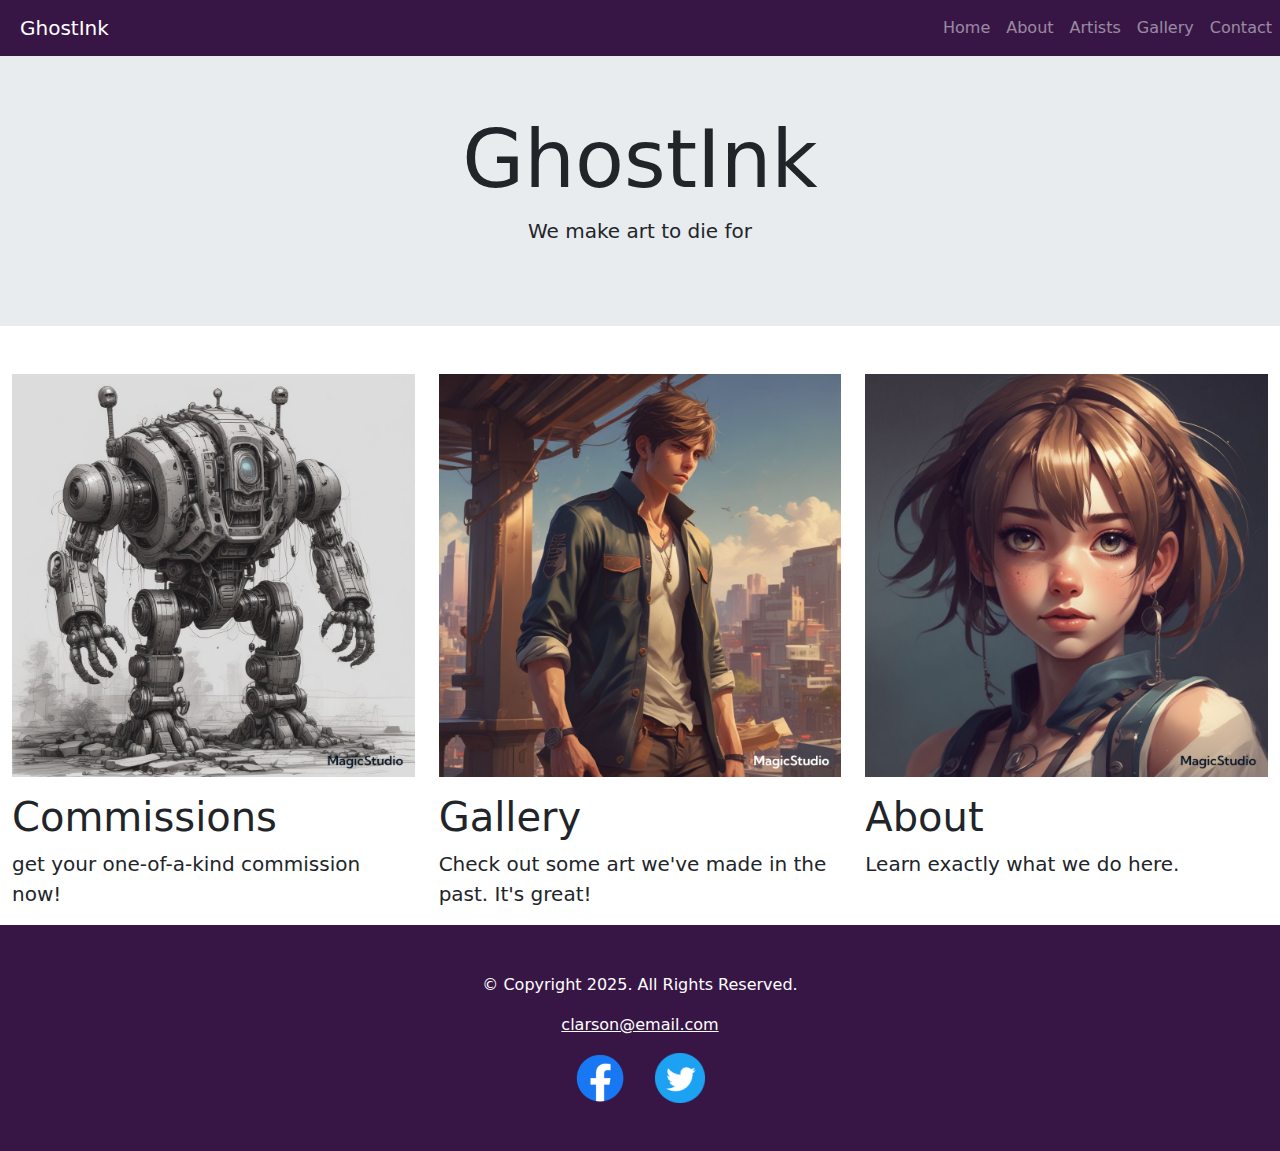
<file: index.html>
<!-- Author: Carter Larson
	 Date: 5/26/25
	 File Name: index.html
-->

<!doctype html>
<html lang="en">
  <head>
    <!-- Required meta tags -->
    <meta charset="utf-8">
    <meta name="viewport" content="width=device-width, initial-scale=1, shrink-to-fit=no">
	
	<!-- Favicon -->
    <link rel="shortcut icon" href="images/letter-C.png">
	<link rel="icon" type="image/png" sizes="32x32" href="images/letter-C-32.png">
    <link rel="apple-touch-icon" sizes="180x180" href="images/apple-touch-icon.png">
	<link rel="icon" sizes="192x192" href="images/android-chrome-192.png">

    <!-- Bootstrap CSS -->
    <link rel="stylesheet" href="https://cdn.jsdelivr.net/npm/bootstrap@4.4.1/dist/css/bootstrap.min.css" integrity="sha384-Vkoo8x4CGsO3+Hhxv8T/Q5PaXtkKtu6ug5TOeNV6gBiFeWPGFN9MuhOf23Q9Ifjh" crossorigin="anonymous">

    <title>GhostInk | Home</title>
	
	<!-- My Style Sheet -->
	<link rel="stylesheet" href="css/styles.css">
	
  </head>
  <body><!-- Bootstrap Navigation bar -->
   <nav class="navbar navbar-expand-sm navbar-dark bg-purple fixed-top">
    
        <a class="navbar-brand" href="index.html">GhostInk</a>
        
        <!-- Hamburger menu icon -->
        <button class="navbar-toggler" type="button" data-toggle="collapse" data-target="#navbarResponsive" aria-controls="navbarResponsive" aria-expanded="false" aria-label="Toggle navigation">
            <span class="navbar-toggler-icon"></span>
        </button>
        
        <!-- Navbar links -->
        <div class="collapse navbar-collapse" id="navbarResponsive">
            <ul class="navbar-nav ml-auto">
                <li class="nav-item">
                    <a class="nav-link" href="index.html">Home</a>
                </li>
                <li class="nav-item">
                    <a class="nav-link" href="about.html">About</a>
                </li>
                <li class="nav-item">
                    <a class="nav-link" href="artists.html">Artists</a>
                </li>
				<li class="nav-item">
                    <a class="nav-link" href="gallery.html">Gallery</a>
                </li>
                <li class="nav-item">
                    <a class="nav-link" href="contact.html">Contact</a>
                </li>
              </ul>
        </div>

    </nav>
    <!-- Header -->
    <header class="jumbotron jumbotron-fluid text-center mt-5">
      <div class="container">
        <h1 class="display-1">GhostInk</h1>
        <p class="lead">We make art to die for</p>
      </div>
    </header>
	
	<main class="container-fluid mt-5">
	
		<div class="row">
		
			<div class="col-sm-4">
				<figure>
					<a href="contact.html"><img src="images/robot.jpg" alt="beuatiful commissioned art" class="img-fluid"></a>
				</figure>
				<h1>Commissions</h1>
				<p class="lead">get your one-of-a-kind commission now!</p>
			</div>
			<div class="col-sm-4">
				<figure>
					<a href="gallery.html"><img src="images/guy-design.jpg" alt="sample of our art" class="img-fluid"></a>
				</figure>
				<h1>Gallery</h1>
				<p class="lead">Check out some art we've made in the past. It's great!</p>
			</div>
			<div class="col-sm-4">
				<figure>
					<a href="about.html"><img src="images/face.jpg" alt="Our wonderful crew" class="img-fluid"></a>
				</figure>
				<h1>About</h1>
				<p class="lead">Learn exactly what we do here.</p>
				<p></p>
			</div>
	
		</div>
	
	</main>
            
    <!-- Footer -->
    <footer class="jumbotron-fluid text-center bg-purple p-5">
       
        <div class="container text-white">
            <p>&copy; Copyright 2025. All Rights Reserved.</p>
            <p><a href="mailto:1234567890" class="text-white">clarson@email.com</a></p>
            <a href="https://www.facebook.com" target="_blank"><img src="images/facebook-logo.png" alt="Facebook logo" class="pr-4"></a> 
            <a href="https://twitter.com" target="_blank"><img src="images/twitter-logo.png" alt="Twitter logo"></a> 
        </div>
        
    </footer>  

    <!-- Optional JavaScript -->
    <!-- jQuery first, then Popper.js, then Bootstrap JS -->
    <script src="https://code.jquery.com/jquery-3.4.1.slim.min.js" integrity="sha384-J6qa4849blE2+poT4WnyKhv5vZF5SrPo0iEjwBvKU7imGFAV0wwj1yYfoRSJoZ+n" crossorigin="anonymous"></script>
    <script src="https://cdn.jsdelivr.net/npm/popper.js@1.16.0/dist/umd/popper.min.js" integrity="sha384-Q6E9RHvbIyZFJoft+2mJbHaEWldlvI9IOYy5n3zV9zzTtmI3UksdQRVvoxMfooAo" crossorigin="anonymous"></script>
    <script src="https://cdn.jsdelivr.net/npm/bootstrap@4.4.1/dist/js/bootstrap.min.js" integrity="sha384-wfSDF2E50Y2D1uUdj0O3uMBJnjuUD4Ih7YwaYd1iqfktj0Uod8GCExl3Og8ifwB6" crossorigin="anonymous"></script>
  </body>
</html>
</file>
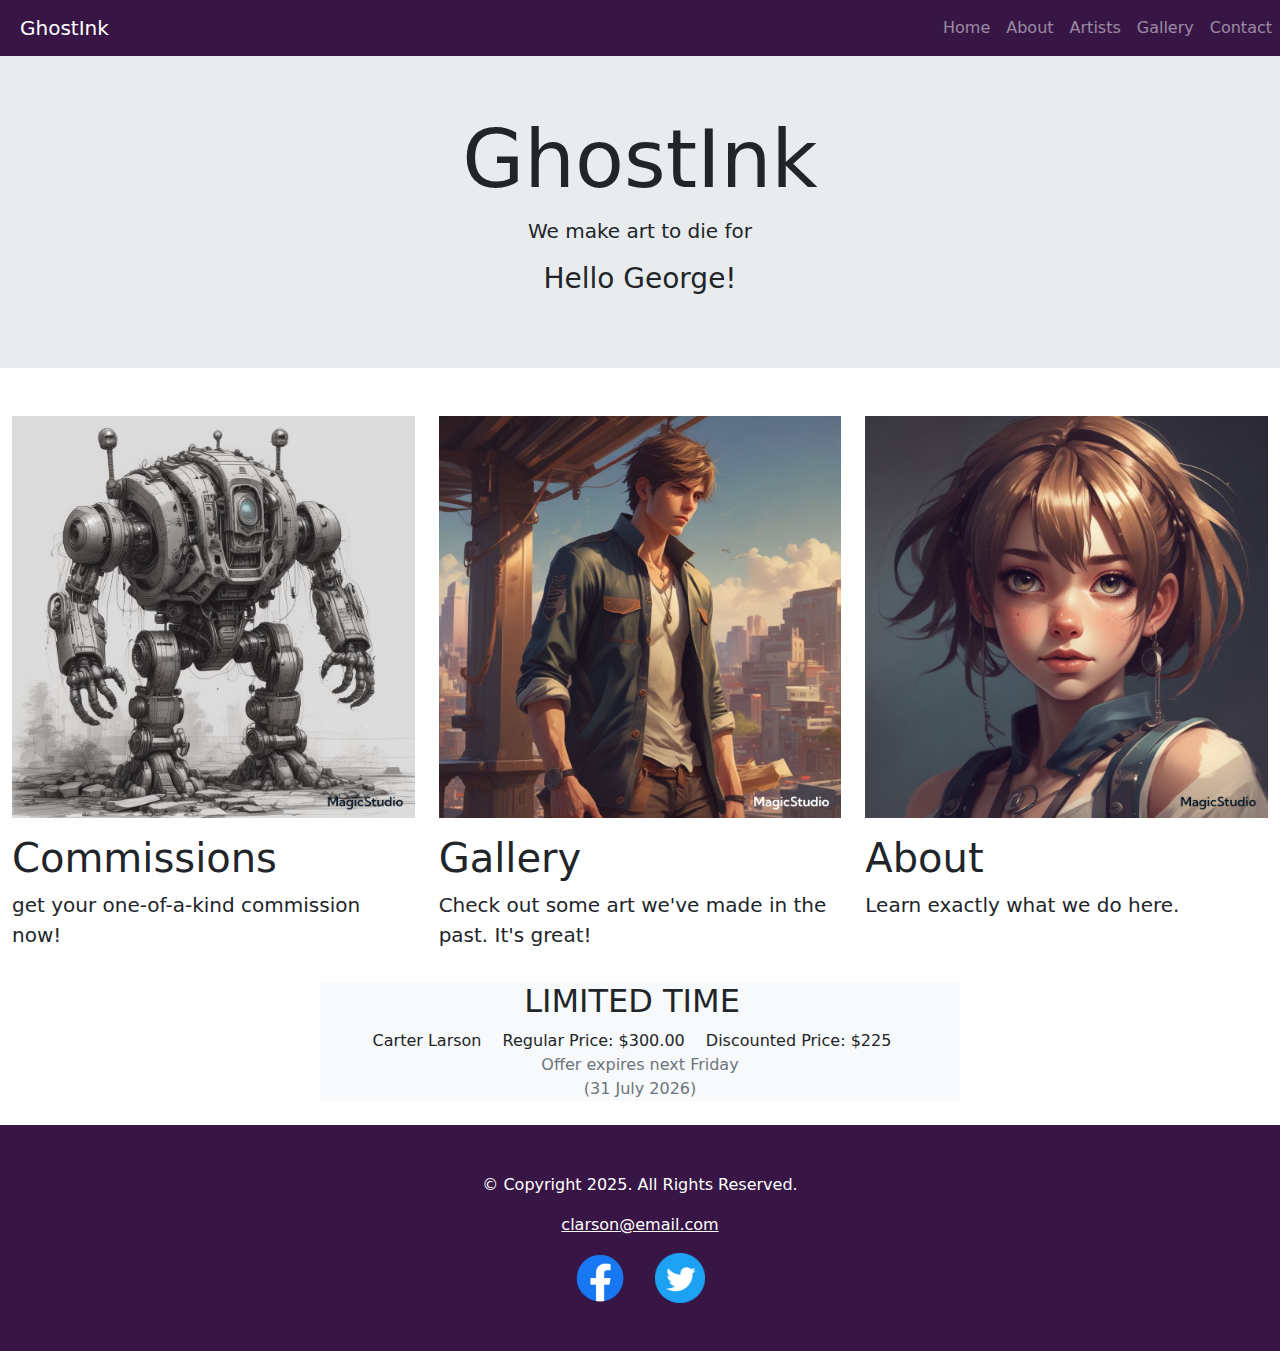
<file: docs/index.html>
<!-- Author: Carter Larson
	 Date: 5/26/25
	 File Name: index.html
-->

<!doctype html>
<html lang="en">
  <head>
    <!-- Required meta tags -->
    <meta charset="utf-8">
    <meta name="viewport" content="width=device-width, initial-scale=1, shrink-to-fit=no">
	
	<!-- Favicon -->
    <link rel="shortcut icon" href="images/letter-C.png">
	<link rel="icon" type="image/png" sizes="32x32" href="images/letter-C-32.png">
    <link rel="apple-touch-icon" sizes="180x180" href="images/apple-touch-icon.png">
	<link rel="icon" sizes="192x192" href="images/android-chrome-192.png">

    <!-- Bootstrap CSS -->
    <link rel="stylesheet" href="https://cdn.jsdelivr.net/npm/bootstrap@4.4.1/dist/css/bootstrap.min.css" integrity="sha384-Vkoo8x4CGsO3+Hhxv8T/Q5PaXtkKtu6ug5TOeNV6gBiFeWPGFN9MuhOf23Q9Ifjh" crossorigin="anonymous">

    <title>GhostInk | Home</title>
	
	<!-- My Style Sheet -->
	<link rel="stylesheet" href="css/styles.css">
	
  </head>
  <body><!-- Bootstrap Navigation bar -->
   <nav class="navbar navbar-expand-sm navbar-dark bg-purple fixed-top">
    
        <a class="navbar-brand" href="index.html">GhostInk</a>
        
        <!-- Hamburger menu icon -->
        <button class="navbar-toggler" type="button" data-toggle="collapse" data-target="#navbarResponsive" aria-controls="navbarResponsive" aria-expanded="false" aria-label="Toggle navigation">
            <span class="navbar-toggler-icon"></span>
        </button>
        
        <!-- Navbar links -->
        <div class="collapse navbar-collapse" id="navbarResponsive">
            <ul class="navbar-nav ml-auto">
                <li class="nav-item">
                    <a class="nav-link" href="index.html">Home</a>
                </li>
                <li class="nav-item">
                    <a class="nav-link" href="about.html">About</a>
                </li>
                <li class="nav-item">
                    <a class="nav-link" href="artists.html">Artists</a>
                </li>
				<li class="nav-item">
                    <a class="nav-link" href="gallery.html">Gallery</a>
                </li>
                <li class="nav-item">
                    <a class="nav-link" href="contact.html">Contact</a>
                </li>
              </ul>
        </div>

    </nav>
    <!-- Header -->
    <header class="jumbotron jumbotron-fluid text-center mt-5">
      <div class="container">
        <h1 class="display-1">GhostInk</h1>
        <p class="lead">We make art to die for</p>
      </div>
	  <h3 id="welcome"></h3>
    </header>
	
	<main class="container-fluid mt-5">
	
		<div class="row">
		
			<div class="col-sm-4">
				<figure>
					<a href="contact.html"><img src="images/robot.jpg" alt="beuatiful commissioned art of a robot" class="img-fluid"></a>
				</figure>
				<h1>Commissions</h1>
				<p class="lead">get your one-of-a-kind commission now!</p>
				
			</div>
			<div class="col-sm-4">
				<figure>
					<a href="gallery.html"><img src="images/guy-design.jpg" alt="sample of our art" class="img-fluid"></a>
				</figure>
				<h1>Gallery</h1>
				<p class="lead">Check out some art we've made in the past. It's great!</p>
			</div>
			<div class="col-sm-4">
				<figure>
					<a href="about.html"><img src="images/face.jpg" alt="Our wonderful crew" class="img-fluid"></a>
				</figure>
				<h1>About</h1>
				<p class="lead">Learn exactly what we do here.</p>
				<p></p>
			</div>
				
		</div>
		<div class="row">
			<div class="text-center mx-auto w-50 bg-light justify-content-center align-items-center flex-wrap mb-4 mt-3">
				<div>
					<h2 class="mr-3">LIMITED TIME</h2>
					<span id="artistName" class="mr-3"></span>
					<span id="price" class="mr-3"></span>
					<span id="offerPrice" class="mr-3"></span>	
				</div>
				<span id="offerEnds" class="mb-0 text-muted"></span>
			</div>
		</div>
	</main>
            
    <!-- Footer -->
    <footer class="jumbotron-fluid text-center bg-purple p-5">
       
        <div class="container text-white">
            <p>&copy; Copyright 2025. All Rights Reserved.</p>
            <p><a href="mailto:1234567890" class="text-white">clarson@email.com</a></p>
            <a href="https://www.facebook.com" target="_blank"><img src="images/facebook-logo.png" alt="Facebook logo" class="pr-4"></a> 
            <a href="https://twitter.com" target="_blank"><img src="images/twitter-logo.png" alt="Twitter logo"></a> 
        </div>
        
    </footer>  

    <!-- Optional JavaScript -->
	<script src="js/greeting.js"></script>
    <!-- jQuery first, then Popper.js, then Bootstrap JS -->
    <script src="https://code.jquery.com/jquery-3.4.1.slim.min.js" integrity="sha384-J6qa4849blE2+poT4WnyKhv5vZF5SrPo0iEjwBvKU7imGFAV0wwj1yYfoRSJoZ+n" crossorigin="anonymous"></script>
    <script src="https://cdn.jsdelivr.net/npm/popper.js@1.16.0/dist/umd/popper.min.js" integrity="sha384-Q6E9RHvbIyZFJoft+2mJbHaEWldlvI9IOYy5n3zV9zzTtmI3UksdQRVvoxMfooAo" crossorigin="anonymous"></script>
    <script src="https://cdn.jsdelivr.net/npm/bootstrap@4.4.1/dist/js/bootstrap.min.js" integrity="sha384-wfSDF2E50Y2D1uUdj0O3uMBJnjuUD4Ih7YwaYd1iqfktj0Uod8GCExl3Og8ifwB6" crossorigin="anonymous"></script>
  </body>
</html>
</file>
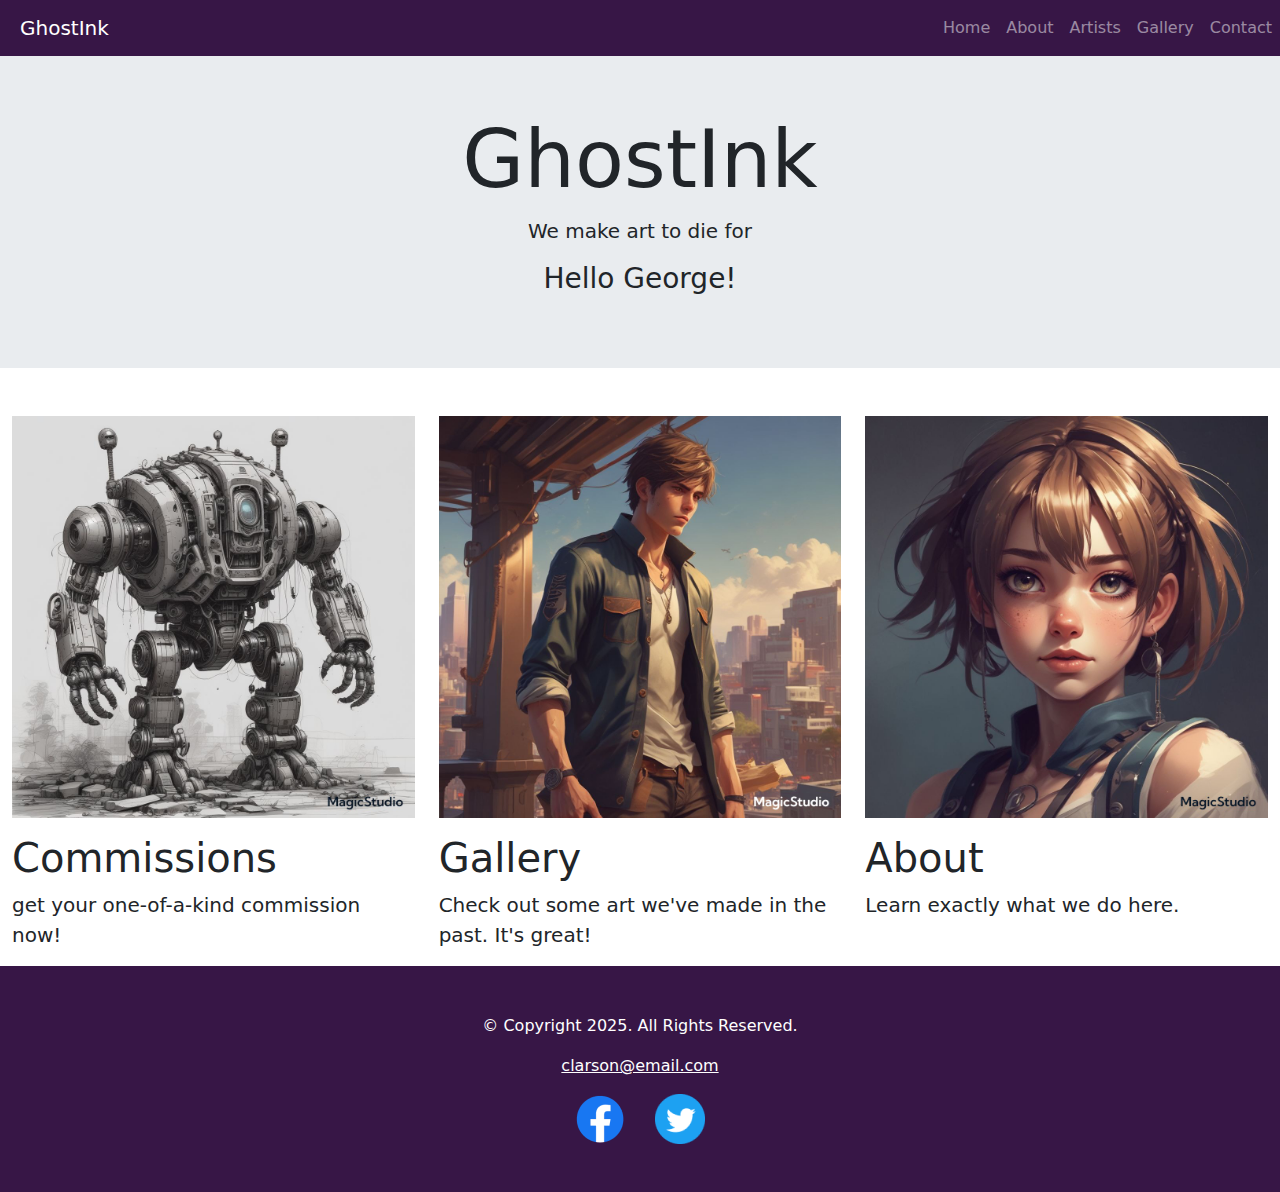
<file: GhostInk/index.html>
<!-- Author: Carter Larson
	 Date: 5/26/25
	 File Name: index.html
-->

<!doctype html>
<html lang="en">
  <head>
    <!-- Required meta tags -->
    <meta charset="utf-8">
    <meta name="viewport" content="width=device-width, initial-scale=1, shrink-to-fit=no">
	
	<!-- Favicon -->
    <link rel="shortcut icon" href="images/letter-C.png">
	<link rel="icon" type="image/png" sizes="32x32" href="images/letter-C-32.png">
    <link rel="apple-touch-icon" sizes="180x180" href="images/apple-touch-icon.png">
	<link rel="icon" sizes="192x192" href="images/android-chrome-192.png">

    <!-- Bootstrap CSS -->
    <link rel="stylesheet" href="https://cdn.jsdelivr.net/npm/bootstrap@4.4.1/dist/css/bootstrap.min.css" integrity="sha384-Vkoo8x4CGsO3+Hhxv8T/Q5PaXtkKtu6ug5TOeNV6gBiFeWPGFN9MuhOf23Q9Ifjh" crossorigin="anonymous">

    <title>GhostInk | Home</title>
	
	<!-- My Style Sheet -->
	<link rel="stylesheet" href="css/styles.css">
	
  </head>
  <body><!-- Bootstrap Navigation bar -->
   <nav class="navbar navbar-expand-sm navbar-dark bg-purple fixed-top">
    
        <a class="navbar-brand" href="index.html">GhostInk</a>
        
        <!-- Hamburger menu icon -->
        <button class="navbar-toggler" type="button" data-toggle="collapse" data-target="#navbarResponsive" aria-controls="navbarResponsive" aria-expanded="false" aria-label="Toggle navigation">
            <span class="navbar-toggler-icon"></span>
        </button>
        
        <!-- Navbar links -->
        <div class="collapse navbar-collapse" id="navbarResponsive">
            <ul class="navbar-nav ml-auto">
                <li class="nav-item">
                    <a class="nav-link" href="index.html">Home</a>
                </li>
                <li class="nav-item">
                    <a class="nav-link" href="about.html">About</a>
                </li>
                <li class="nav-item">
                    <a class="nav-link" href="artists.html">Artists</a>
                </li>
				<li class="nav-item">
                    <a class="nav-link" href="gallery.html">Gallery</a>
                </li>
                <li class="nav-item">
                    <a class="nav-link" href="contact.html">Contact</a>
                </li>
              </ul>
        </div>

    </nav>
    <!-- Header -->
    <header class="jumbotron jumbotron-fluid text-center mt-5">
      <div class="container">
        <h1 class="display-1">GhostInk</h1>
        <p class="lead">We make art to die for</p>
      </div>
	  <h3 id="welcome">Hello!</h3>
    </header>
	
	<main class="container-fluid mt-5">
	
		<div class="row">
		
			<div class="col-sm-4">
				<figure>
					<a href="contact.html"><img src="images/robot.jpg" alt="beuatiful commissioned art" class="img-fluid"></a>
				</figure>
				<h1>Commissions</h1>
				<p class="lead">get your one-of-a-kind commission now!</p>
			</div>
			<div class="col-sm-4">
				<figure>
					<a href="gallery.html"><img src="images/guy-design.jpg" alt="sample of our art" class="img-fluid"></a>
				</figure>
				<h1>Gallery</h1>
				<p class="lead">Check out some art we've made in the past. It's great!</p>
			</div>
			<div class="col-sm-4">
				<figure>
					<a href="about.html"><img src="images/face.jpg" alt="Our wonderful crew" class="img-fluid"></a>
				</figure>
				<h1>About</h1>
				<p class="lead">Learn exactly what we do here.</p>
				<p></p>
			</div>
	
		</div>
	
	</main>
            
    <!-- Footer -->
    <footer class="jumbotron-fluid text-center bg-purple p-5">
       
        <div class="container text-white">
            <p>&copy; Copyright 2025. All Rights Reserved.</p>
            <p><a href="mailto:1234567890" class="text-white">clarson@email.com</a></p>
            <a href="https://www.facebook.com" target="_blank"><img src="images/facebook-logo.png" alt="Facebook logo" class="pr-4"></a> 
            <a href="https://twitter.com" target="_blank"><img src="images/twitter-logo.png" alt="Twitter logo"></a> 
        </div>
        
    </footer>  

    <!-- Optional JavaScript -->
	<script src="js/greeting.js"></script>
    <!-- jQuery first, then Popper.js, then Bootstrap JS -->
    <script src="https://code.jquery.com/jquery-3.4.1.slim.min.js" integrity="sha384-J6qa4849blE2+poT4WnyKhv5vZF5SrPo0iEjwBvKU7imGFAV0wwj1yYfoRSJoZ+n" crossorigin="anonymous"></script>
    <script src="https://cdn.jsdelivr.net/npm/popper.js@1.16.0/dist/umd/popper.min.js" integrity="sha384-Q6E9RHvbIyZFJoft+2mJbHaEWldlvI9IOYy5n3zV9zzTtmI3UksdQRVvoxMfooAo" crossorigin="anonymous"></script>
    <script src="https://cdn.jsdelivr.net/npm/bootstrap@4.4.1/dist/js/bootstrap.min.js" integrity="sha384-wfSDF2E50Y2D1uUdj0O3uMBJnjuUD4Ih7YwaYd1iqfktj0Uod8GCExl3Og8ifwB6" crossorigin="anonymous"></script>
  </body>
</html>
</file>
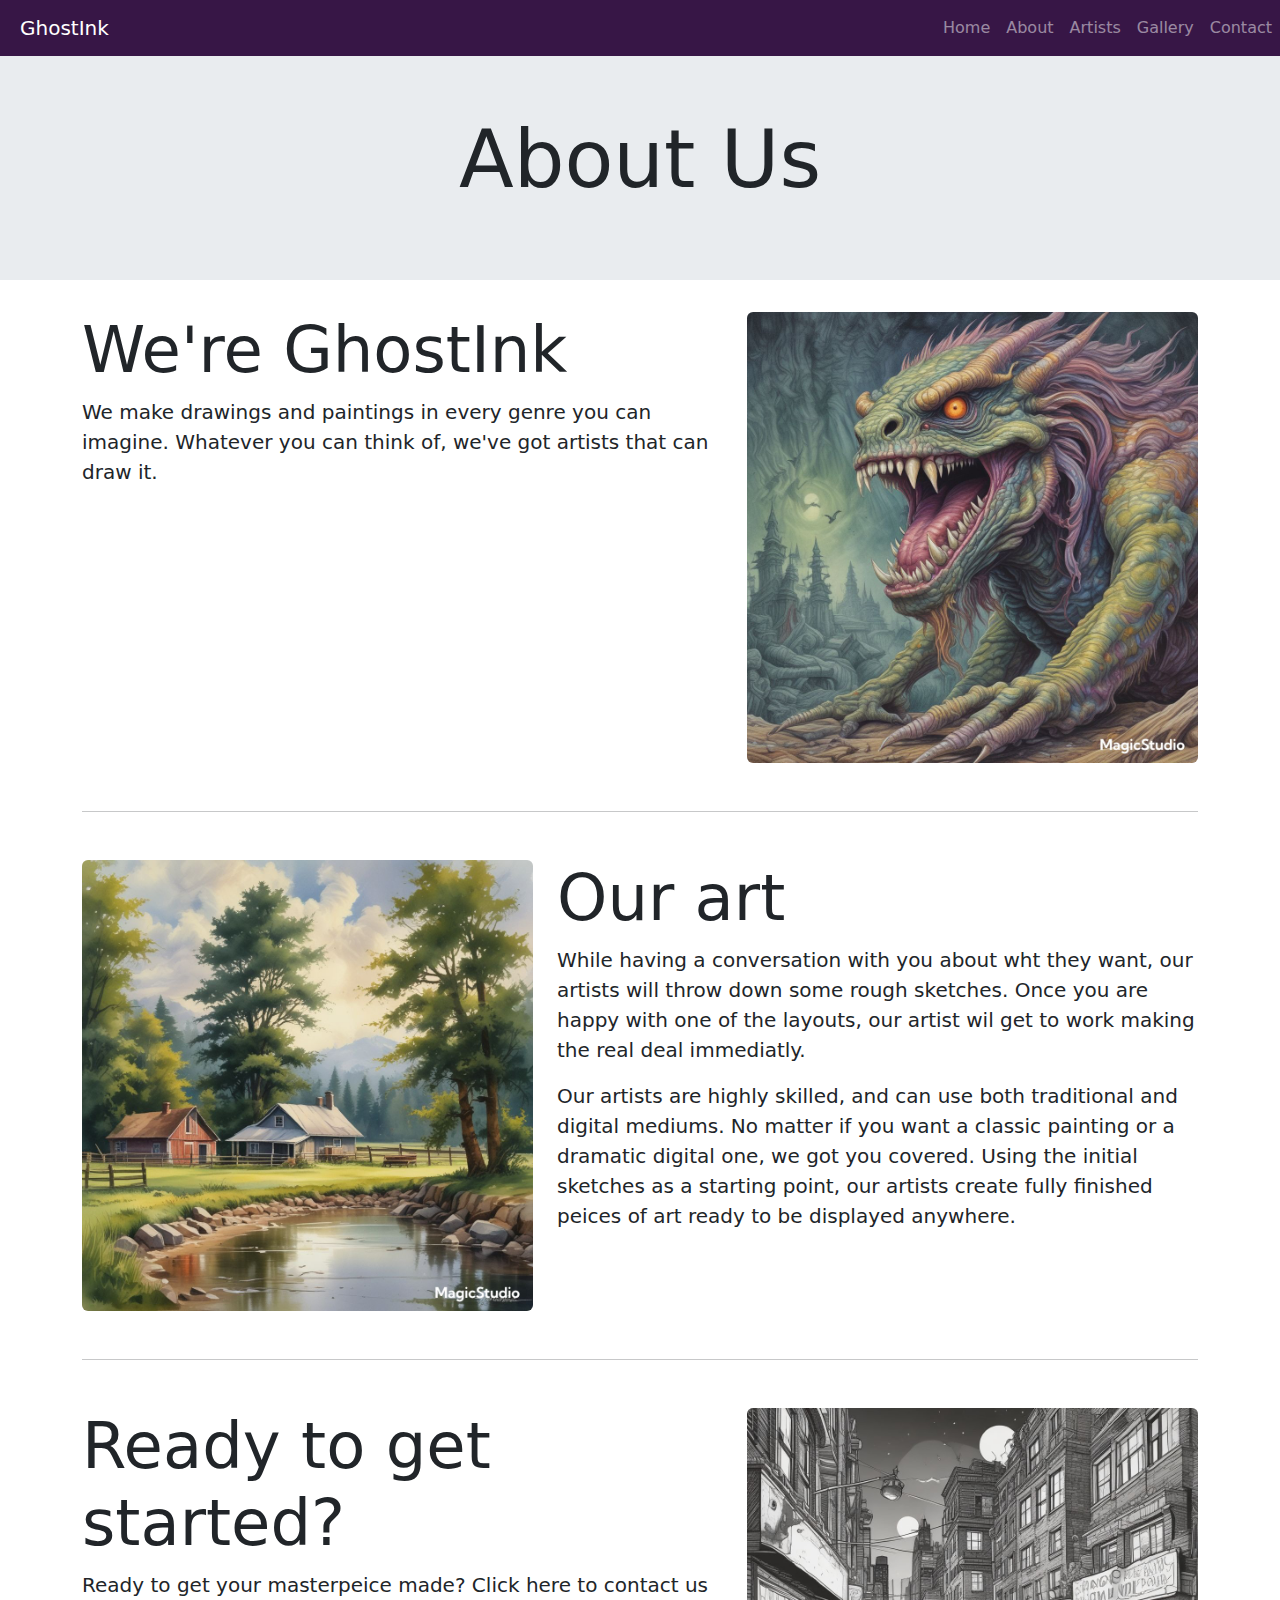
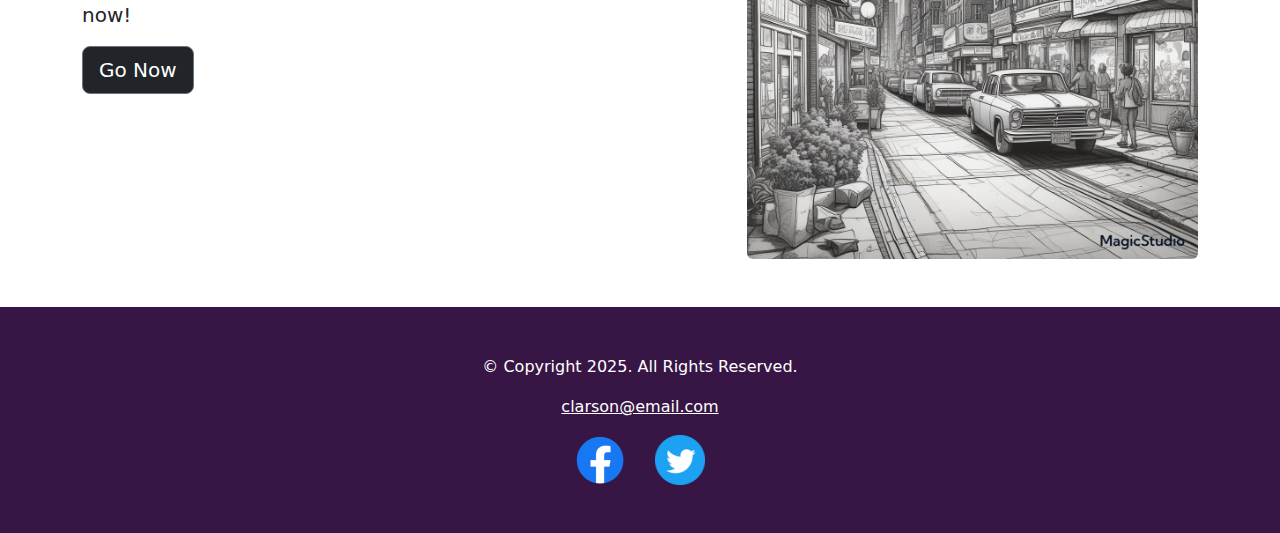
<file: about.html>
<!-- Author: Carter Larson
	 Date: 5/26/25
	 File Name: about.html
-->

<!doctype html>
<html lang="en">
  <head>
    <!-- Required meta tags -->
    <meta charset="utf-8">
    <meta name="viewport" content="width=device-width, initial-scale=1, shrink-to-fit=no">
	
	<!-- Favicon -->
    <link rel="shortcut icon" href="images/letter-C.png">
	<link rel="icon" type="image/png" sizes="32x32" href="images/letter-C-32.png">
    <link rel="apple-touch-icon" sizes="180x180" href="images/apple-touch-icon.png">
	<link rel="icon" sizes="192x192" href="images/android-chrome-192.png">

    <!-- Bootstrap CSS -->
    <link rel="stylesheet" href="https://cdn.jsdelivr.net/npm/bootstrap@4.4.1/dist/css/bootstrap.min.css" integrity="sha384-Vkoo8x4CGsO3+Hhxv8T/Q5PaXtkKtu6ug5TOeNV6gBiFeWPGFN9MuhOf23Q9Ifjh" crossorigin="anonymous">

    <title>GhostInk | About</title>
	
	<!-- My Style Sheet -->
	<link rel="stylesheet" href="css/styles.css">
	
  </head>
  <body><!-- Bootstrap Navigation bar -->
   <nav class="navbar navbar-expand-sm navbar-dark bg-purple fixed-top">
    
        <a class="navbar-brand" href="index.html">GhostInk</a>
        
        <!-- Hamburger menu icon -->
        <button class="navbar-toggler" type="button" data-toggle="collapse" data-target="#navbarResponsive" aria-controls="navbarResponsive" aria-expanded="false" aria-label="Toggle navigation">
            <span class="navbar-toggler-icon"></span>
        </button>
        
        <!-- Navbar links -->
        <div class="collapse navbar-collapse" id="navbarResponsive">
            <ul class="navbar-nav ml-auto">
                <li class="nav-item">
                    <a class="nav-link" href="index.html">Home</a>
                </li>
                <li class="nav-item">
                    <a class="nav-link" href="about.html">About</a>
                </li>
                <li class="nav-item">
                    <a class="nav-link" href="artists.html">Artists</a>
                </li>
				<li class="nav-item">
                    <a class="nav-link" href="gallery.html">Gallery</a>
                </li>
                <li class="nav-item">
                    <a class="nav-link" href="contact.html">Contact</a>
                </li>
              </ul>
        </div>

    </nav>
    <!-- Header -->
    <header class="jumbotron jumbotron-fluid text-center mt-5">
      <div class="container">
        <h1 class="display-1">About Us</h1>
      </div>
    </header>
	
	<!-- Main Content Area -->
       <main class="container mb-5">
            <div class="row">
              <div class="col-md-7">
                <h2 class="display-3">We're GhostInk</h2>
                <p class="lead">We make drawings and paintings in every genre you can imagine. Whatever you can think of, we've got artists that can draw it.</p>
              </div>
              <div class="col-md-5">
                <img src="images/monster.jpg" alt="GhostInk" class="img-fluid rounded">
              </div>
            </div>

            <hr class="my-5">

            <div class="row">
              <div class="col-md-7 order-2">
                <h2 class="display-3">Our art</h2>
				<p class="lead">While having a conversation with you about wht they want, our artists will throw down some rough sketches. Once you are happy with one of the layouts, our artist wil get to work making the real deal immediatly.</p>
                <p class="lead">Our artists are highly skilled, and can use both traditional and digital mediums. No matter if you want a classic painting or a dramatic digital one, we got you covered. Using the initial sketches as a starting point, our artists create fully finished peices of art ready to be displayed anywhere.</p>
			  </div>
              <div class="col-md-5">
                <img src="images/farm.jpg" alt="Our great art" class="img-fluid rounded">
              </div>
            </div>

            <hr class="my-5">
            
            <div class="row">
			  
              <div class="col-md-7">
                <h2 class="display-3">Ready to get started?</h2>
				<p class="lead">Ready to get your masterpeice made? Click here to contact us now!</p>
				<a href="contact.html" role="button" class="btn btn-outline-secondary btn-lg bg-dark text-white">Go Now</a>
		      </div>
              <div class="col-md-5">
                <img src="images/night-street.jpg" alt="Let's get started" class="img-fluid rounded">
			  </div>
            </div>
            
         </main>
            
    <!-- Footer -->
    <footer class="jumbotron-fluid text-center bg-purple p-5">
       
        <div class="container text-white">
            <p>&copy; Copyright 2025. All Rights Reserved.</p>
            <p><a href="mailto:1234567890" class="text-white">clarson@email.com</a></p>
            <a href="https://www.facebook.com" target="_blank"><img src="images/facebook-logo.png" alt="Facebook logo" class="pr-4"></a> 
            <a href="https://twitter.com" target="_blank"><img src="images/twitter-logo.png" alt="Twitter logo"></a> 
        </div>
        
    </footer>  

    <!-- Optional JavaScript -->
    <!-- jQuery first, then Popper.js, then Bootstrap JS -->
    <script src="https://code.jquery.com/jquery-3.4.1.slim.min.js" integrity="sha384-J6qa4849blE2+poT4WnyKhv5vZF5SrPo0iEjwBvKU7imGFAV0wwj1yYfoRSJoZ+n" crossorigin="anonymous"></script>
    <script src="https://cdn.jsdelivr.net/npm/popper.js@1.16.0/dist/umd/popper.min.js" integrity="sha384-Q6E9RHvbIyZFJoft+2mJbHaEWldlvI9IOYy5n3zV9zzTtmI3UksdQRVvoxMfooAo" crossorigin="anonymous"></script>
    <script src="https://cdn.jsdelivr.net/npm/bootstrap@4.4.1/dist/js/bootstrap.min.js" integrity="sha384-wfSDF2E50Y2D1uUdj0O3uMBJnjuUD4Ih7YwaYd1iqfktj0Uod8GCExl3Og8ifwB6" crossorigin="anonymous"></script>
  </body>
</html>
</file>
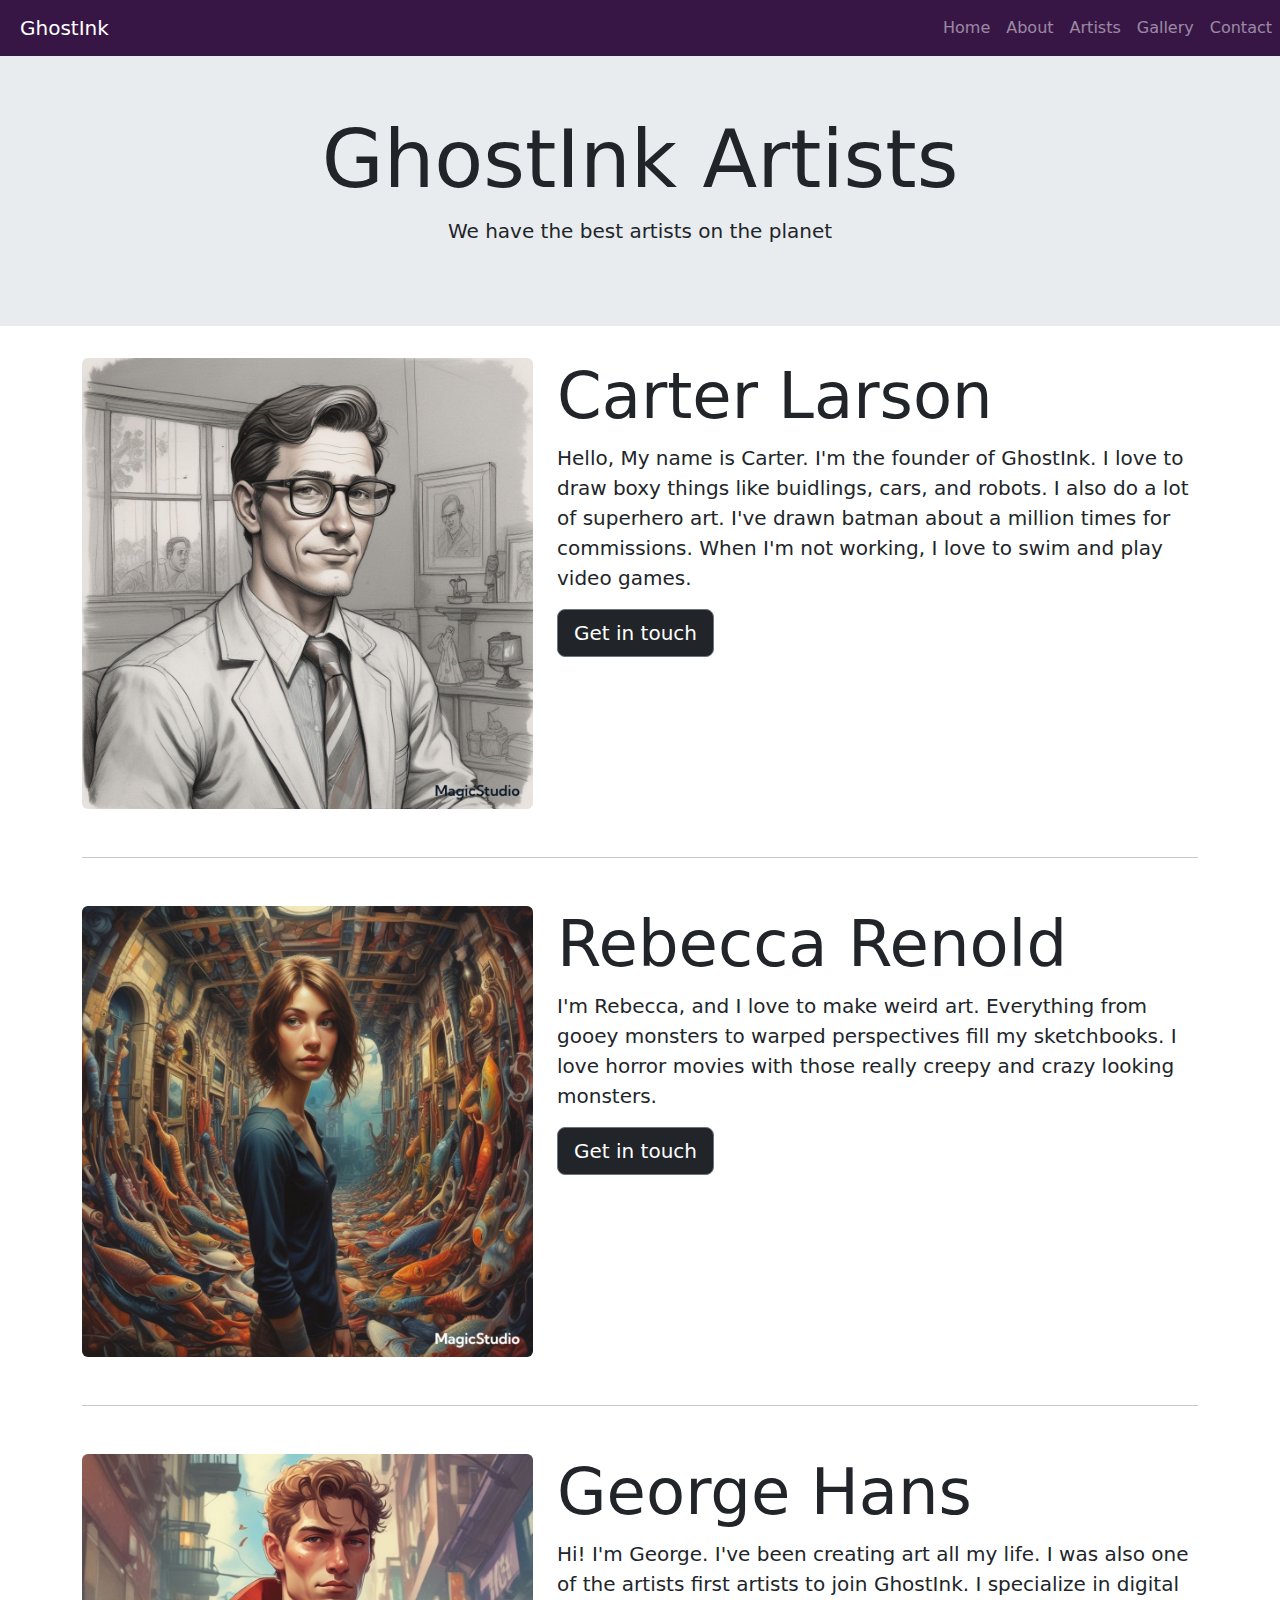
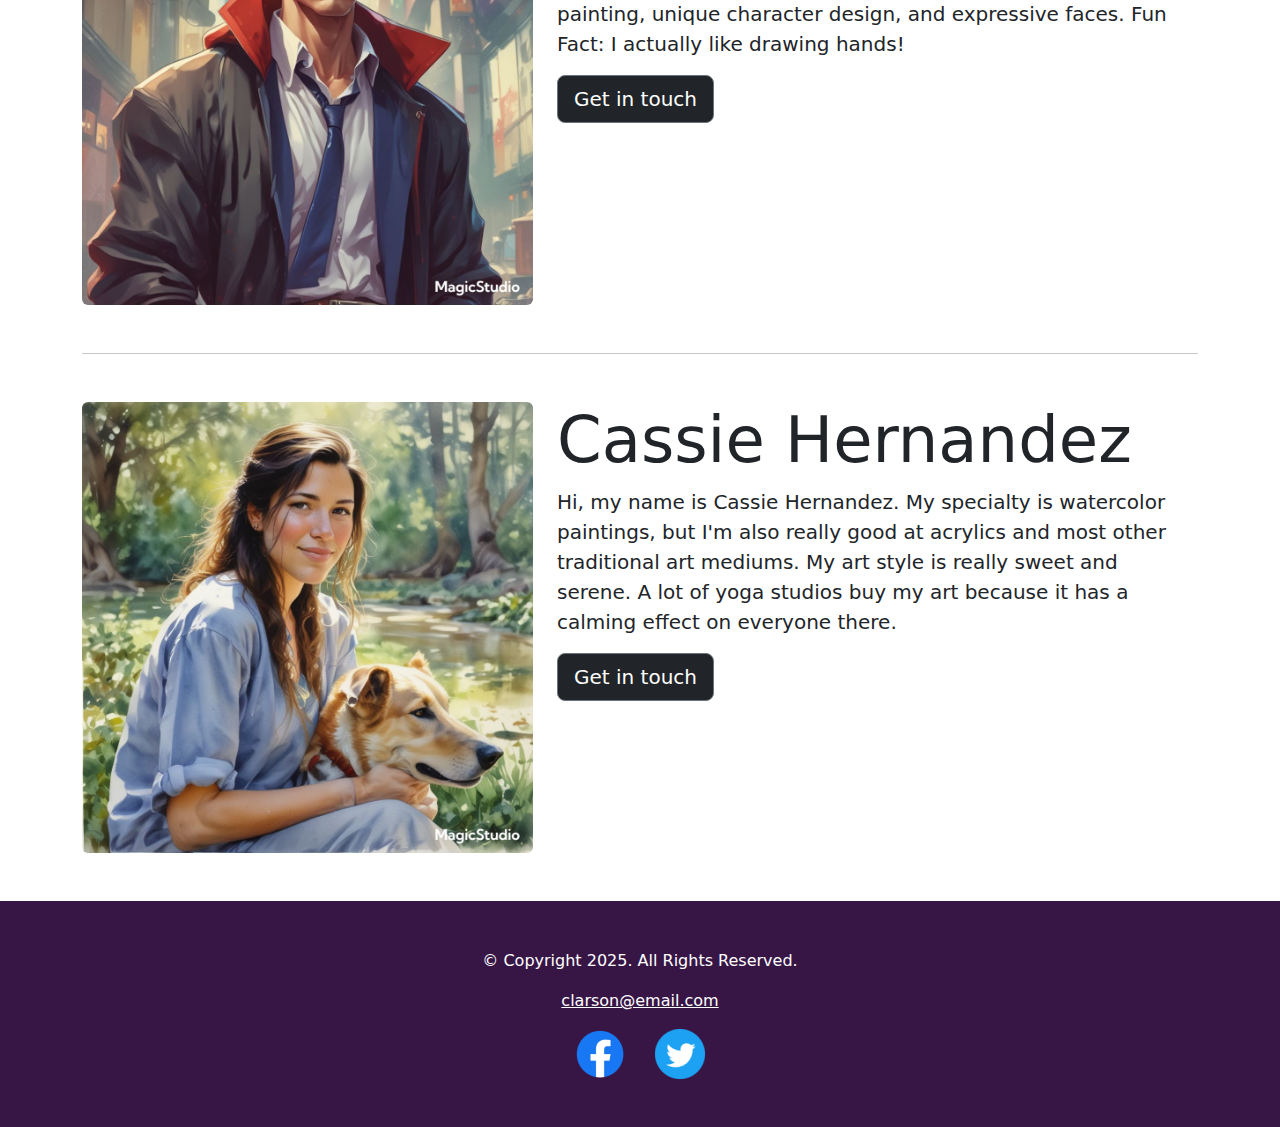
<file: artists.html>
<!-- Author: Carter Larson
	 Date: 5/18/25
	 File Name: about.html
-->

<!doctype html>
<html lang="en">
  <head>
    <!-- Required meta tags -->
    <meta charset="utf-8">
    <meta name="viewport" content="width=device-width, initial-scale=1, shrink-to-fit=no">
	
	<!-- Favicon -->
    <link rel="shortcut icon" href="images/letter-C.png">
	<link rel="icon" type="image/png" sizes="32x32" href="images/letter-C-32.png">
    <link rel="apple-touch-icon" sizes="180x180" href="images/apple-touch-icon.png">
	<link rel="icon" sizes="192x192" href="images/android-chrome-192.png">

    <!-- Bootstrap CSS -->
    <link rel="stylesheet" href="https://cdn.jsdelivr.net/npm/bootstrap@4.4.1/dist/css/bootstrap.min.css" integrity="sha384-Vkoo8x4CGsO3+Hhxv8T/Q5PaXtkKtu6ug5TOeNV6gBiFeWPGFN9MuhOf23Q9Ifjh" crossorigin="anonymous">

    <title>GhostInk | Artists</title>
	
	<!-- My Style Sheet -->
	<link rel="stylesheet" href="css/styles.css">
	
  </head>
  <body><!-- Bootstrap Navigation bar -->
   <nav class="navbar navbar-expand-sm navbar-dark bg-purple fixed-top">
    
        <a class="navbar-brand" href="index.html">GhostInk</a>
        
        <!-- Hamburger menu icon -->
        <button class="navbar-toggler" type="button" data-toggle="collapse" data-target="#navbarResponsive" aria-controls="navbarResponsive" aria-expanded="false" aria-label="Toggle navigation">
            <span class="navbar-toggler-icon"></span>
        </button>
        
        <!-- Navbar links -->
        <div class="collapse navbar-collapse" id="navbarResponsive">
            <ul class="navbar-nav ml-auto">
                <li class="nav-item">
                    <a class="nav-link" href="index.html">Home</a>
                </li>
                <li class="nav-item">
                    <a class="nav-link" href="about.html">About</a>
                </li>
                <li class="nav-item">
                    <a class="nav-link" href="artists.html">Artists</a>
                </li>
				<li class="nav-item">
                    <a class="nav-link" href="gallery.html">Gallery</a>
                </li>
                <li class="nav-item">
                    <a class="nav-link" href="contact.html">Contact</a>
                </li>
              </ul>
        </div>

    </nav>
    <!-- Header -->
    <header class="jumbotron jumbotron-fluid text-center mt-5">
      <div class="container">
        <h1 class="display-1">GhostInk Artists</h1>
		<p class="lead">We have the best artists on the planet</p>
      </div>
    </header>
	
	<!-- Main Content Area -->
       <main class="container mb-5">
            <div class="row">
              <div class="col-md-5">
                <img src="images/carter-larson.jpg" alt="Cartoony self portrait of Carter Larson" class="img-fluid rounded">
              </div>
			  <div class="col-md-7">
                <h2 class="display-3">Carter Larson</h2>
                <p class="lead">Hello, My name is Carter. I'm the founder of GhostInk. I love to draw boxy things like buidlings, cars, and robots. I also do a lot of superhero art. I've drawn batman about a million times for commissions. When I'm not working, I love to swim and play video games.</p>
				<a href="contact.html" role="button" class="btn btn-outline-secondary btn-lg bg-dark text-white" onclick="autobox('carter')">Get in touch</a>
			  </div>
              
            </div>
			
			<hr class="my-5">

            <div class="row">
              <div class="col-md-5">
                <img src="images/rebecca-renold.jpg" alt="5-point perspective self portrait of Rebecca Renold" class="img-fluid rounded">
              </div>
				<div class="col-md-7 order-2">
                <h2 class="display-3">Rebecca Renold</h2>
				<p class="lead">I'm Rebecca, and I love to make weird art. Everything from gooey monsters to warped perspectives fill my sketchbooks. I love horror movies with those really creepy and crazy looking monsters.</p>
				<a href="contact.html" role="button" class="btn btn-outline-secondary btn-lg bg-dark text-white" onclick="autobox('rebecca')">Get in touch</a>
			 </div>
              
            </div>

            <hr class="my-5">
            
            <div class="row">
				<div class="col-md-5">
					<img src="images/george-hans.jpg" alt="Dramtic digitally drawn self portrait of George Hans" class="img-fluid rounded">
				</div>
				<div class="col-md-7 order-2">
					<h2 class="display-3">George Hans</h2>
					<p class="lead">Hi! I'm George. I've been creating art all my life. I was also one of the artists first artists to join GhostInk. I specialize in digital painting, unique character design, and expressive faces. Fun Fact: I actually like drawing hands!</p>
					<a href="contact.html" role="button" class="btn btn-outline-secondary btn-lg bg-dark text-white" onclick="autobox('george')">Get in touch</a>
				</div>
			  </div>
              
            </div>

            <hr class="my-5">
			
			<div class="row">
              <div class="col-md-5">
                <img src="images/cassie-hernandez.jpg" alt="watercolor self portrait of Cassie Hernandez" class="img-fluid rounded">
              </div>
			  <div class="col-md-7 order-2">
                <h2 class="display-3">Cassie Hernandez</h2>
				<p class="lead">Hi, my name is Cassie Hernandez. My specialty is watercolor paintings, but I'm also really good at acrylics and most other traditional art mediums. My art style is really sweet and serene. A lot of yoga studios buy my art because it has a calming effect on everyone there.</p>
				<a href="contact.html" role="button" class="btn btn-outline-secondary btn-lg bg-dark text-white" onclick="autobox('cass')">Get in touch</a>
		      </div>
              
            </div>
            
         </main>
            
    <!-- Footer -->
    <footer class="jumbotron-fluid text-center bg-purple p-5">
       
        <div class="container text-white">
            <p>&copy; Copyright 2025. All Rights Reserved.</p>
            <p><a href="mailto:1234567890" class="text-white">clarson@email.com</a></p>
            <a href="https://www.facebook.com" target="_blank"><img src="images/facebook-logo.png" alt="Facebook logo" class="pr-4"></a> 
            <a href="https://twitter.com" target="_blank"><img src="images/twitter-logo.png" alt="Twitter logo"></a> 
        </div>
        
    </footer>  

    <!-- Optional JavaScript -->
    <!-- jQuery first, then Popper.js, then Bootstrap JS -->
    <script src="https://code.jquery.com/jquery-3.4.1.slim.min.js" integrity="sha384-J6qa4849blE2+poT4WnyKhv5vZF5SrPo0iEjwBvKU7imGFAV0wwj1yYfoRSJoZ+n" crossorigin="anonymous"></script>
    <script src="https://cdn.jsdelivr.net/npm/popper.js@1.16.0/dist/umd/popper.min.js" integrity="sha384-Q6E9RHvbIyZFJoft+2mJbHaEWldlvI9IOYy5n3zV9zzTtmI3UksdQRVvoxMfooAo" crossorigin="anonymous"></script>
    <script src="https://cdn.jsdelivr.net/npm/bootstrap@4.4.1/dist/js/bootstrap.min.js" integrity="sha384-wfSDF2E50Y2D1uUdj0O3uMBJnjuUD4Ih7YwaYd1iqfktj0Uod8GCExl3Og8ifwB6" crossorigin="anonymous"></script>
	<script src="js/scripts.js"></script>
  </body>
</html>
</file>
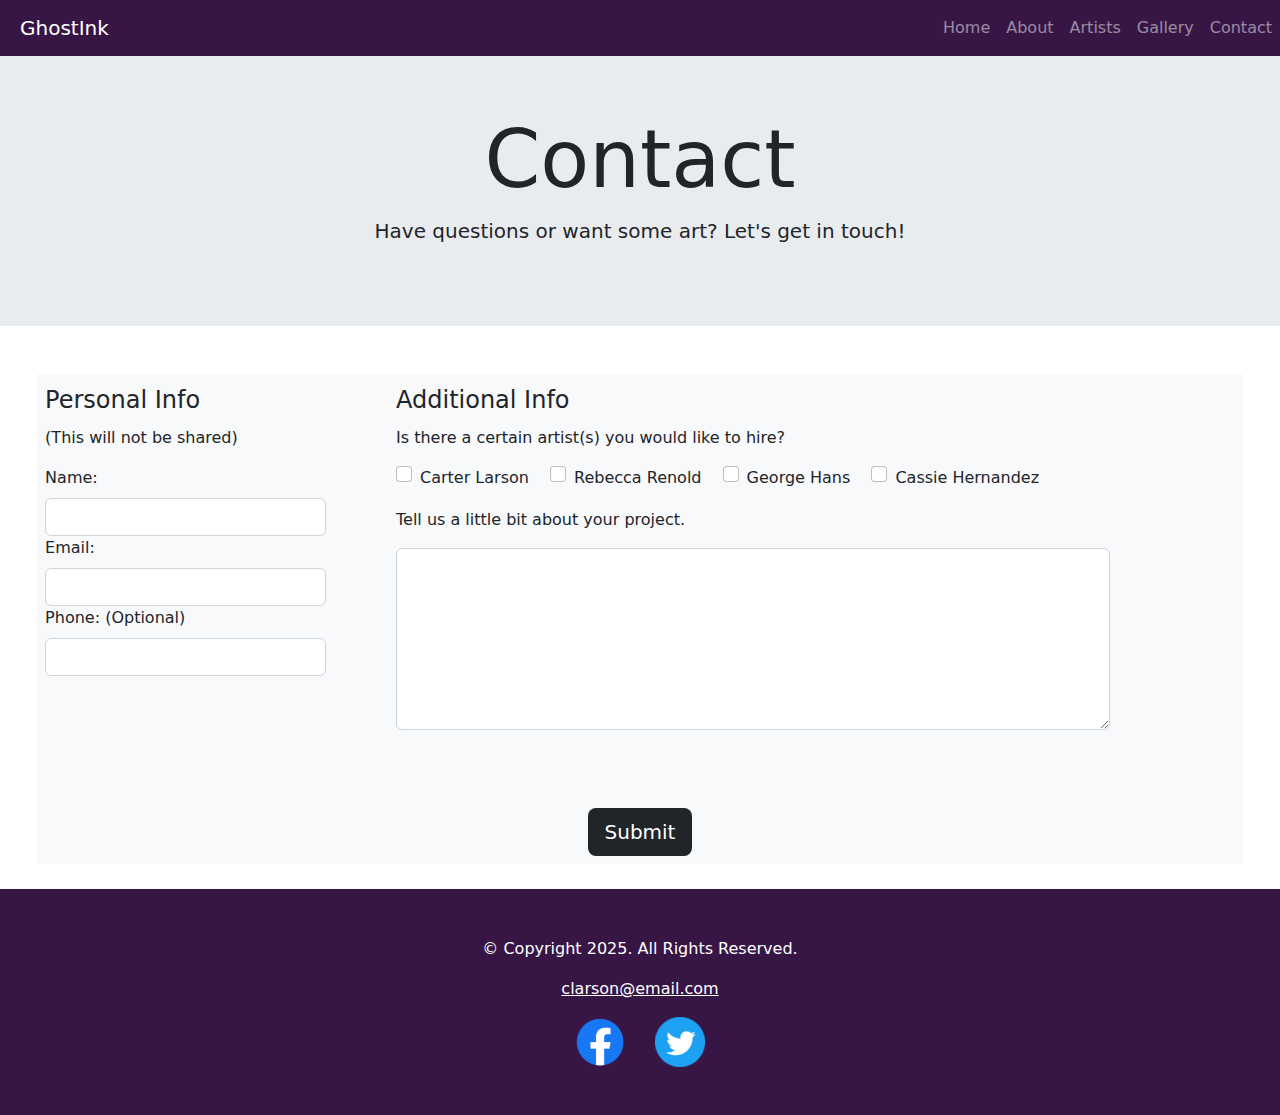
<file: contact.html>
<!-- Author: Carter Larson
	 Date: 5/26/25
	 File Name: contact.html
-->

<!doctype html>
<html lang="en">
  <head>
    <!-- Required meta tags -->
    <meta charset="utf-8">
    <meta name="viewport" content="width=device-width, initial-scale=1, shrink-to-fit=no">
	
	<!-- Favicon -->
    <link rel="shortcut icon" href="images/letter-C.png">
	<link rel="icon" type="image/png" sizes="32x32" href="images/letter-C-32.png">
    <link rel="apple-touch-icon" sizes="180x180" href="images/apple-touch-icon.png">
	<link rel="icon" sizes="192x192" href="images/android-chrome-192.png">

    <!-- Bootstrap CSS -->
    <link rel="stylesheet" href="https://cdn.jsdelivr.net/npm/bootstrap@4.4.1/dist/css/bootstrap.min.css" integrity="sha384-Vkoo8x4CGsO3+Hhxv8T/Q5PaXtkKtu6ug5TOeNV6gBiFeWPGFN9MuhOf23Q9Ifjh" crossorigin="anonymous">

    <title>GhostInk | Contact</title>
	
	<!-- My Style Sheet -->
	<link rel="stylesheet" href="css/styles.css">
	
  </head>
  <body><!-- Bootstrap Navigation bar -->
   <nav class="navbar navbar-expand-sm navbar-dark bg-purple fixed-top">
    
        <a class="navbar-brand" href="index.html">GhostInk</a>
        
        <!-- Hamburger menu icon -->
        <button class="navbar-toggler" type="button" data-toggle="collapse" data-target="#navbarResponsive" aria-controls="navbarResponsive" aria-expanded="false" aria-label="Toggle navigation">
            <span class="navbar-toggler-icon"></span>
        </button>
        
        <!-- Navbar links -->
        <div class="collapse navbar-collapse" id="navbarResponsive">
            <ul class="navbar-nav ml-auto">
                <li class="nav-item">
                    <a class="nav-link" href="index.html">Home</a>
                </li>
                <li class="nav-item">
                    <a class="nav-link" href="about.html">About</a>
                </li>
                <li class="nav-item">
                    <a class="nav-link" href="artists.html">Artists</a>
                </li>
				<li class="nav-item">
                    <a class="nav-link" href="gallery.html">Gallery</a>
                </li>
                <li class="nav-item">
                    <a class="nav-link" href="contact.html">Contact</a>
                </li>
              </ul>
        </div>

    </nav>
    <!-- Header -->
    <header class="jumbotron jumbotron-fluid text-center mt-5">
      <div class="container">
        <h1 class="display-1">Contact</h1>
        <p class="lead">Have questions or want some art? Let's get in touch!</p>
      </div>
    </header>
	
	<main class="container-fluid mt-5">
	
	<div id="form"> 

            <form class="form-grid p-2 mt-3 bg-light"><!-- Start Form -->

				<fieldset class="mb-2 form-group">
			
                    <legend>Personal Info</legend>
					<p>(This will not be shared)</p>
					<div class="col-ml-2">
						<label for="name">Name:</label>
						<input type="text" name="name" id="name" class="form-control" required> 
					</div>
					
					<div class="col-ml-2">
						<label for="email">Email:</label>
						<input type="email" name="email" id="email" class="form-control" required>
					</div>

                    <div class="col-ml-2">
						<label for="phone">Phone: (Optional)</label>
						<input type="tel" id="phone" name="phone" class="form-control">
					</div>
                </fieldset>

				<fieldset class="mb-2 form-group">
					<legend>Additional Info</legend>
					<p>Is there a certain artist(s) you would like to hire?</p>

                    <div class="form-check form-check-inline">
                        <input type="checkbox" name="artists" id="carter" value="Carter Larson" class="form-check-input">
                        <label for="carter" class="form-check-label">Carter Larson</label>
                    </div>
                    
                    <div class="form-check form-check-inline">
                        <input type="checkbox" name="artists" id="rebecca" value="Rebecca Renold" class="form-check-input">
                        <label for="rebecca" class="form-check-label">Rebecca Renold</label>
                    </div>
  
                    <div class="form-check form-check-inline">
                        <input type="checkbox" name="artists" id="george" value="George Hans" class="form-check-input">
                        <label for="george" class="form-check-label">George Hans</label>
                    </div>

                    <div class="form-check form-check-inline">
                        <input type="checkbox" name="artists" id="cass" value="Cassie Hernandez" class="form-check-input">
                        <label for="cass" class="form-check-label">Cassie Hernandez</label>
                    </div>
					
					<p></p>
					<p>Tell us a little bit about your project.</p>
                        <textarea id="commission" name="commission" rows="7" cols="40" class="form-control"></textarea>
                </fieldset>
				

                <input type="submit" id="submit" value="Submit" class="btn  btn-lg bg-dark text-white mx-auto d-block">

            </form>

        </div>
	
	</main>
            
    <!-- Footer -->
    <footer class="jumbotron-fluid text-center bg-purple p-5">
       
        <div class="container text-white">
            <p>&copy; Copyright 2025. All Rights Reserved.</p>
            <p><a href="mailto:1234567890" class="text-white">clarson@email.com</a></p>
            <a href="https://www.facebook.com" target="_blank"><img src="images/facebook-logo.png" alt="Facebook logo" class="pr-4"></a> 
            <a href="https://twitter.com" target="_blank"><img src="images/twitter-logo.png" alt="Twitter logo"></a> 
        </div>
        
    </footer>  

    <!-- Optional JavaScript -->
    <!-- jQuery first, then Popper.js, then Bootstrap JS -->
    <script src="https://code.jquery.com/jquery-3.4.1.slim.min.js" integrity="sha384-J6qa4849blE2+poT4WnyKhv5vZF5SrPo0iEjwBvKU7imGFAV0wwj1yYfoRSJoZ+n" crossorigin="anonymous"></script>
    <script src="https://cdn.jsdelivr.net/npm/popper.js@1.16.0/dist/umd/popper.min.js" integrity="sha384-Q6E9RHvbIyZFJoft+2mJbHaEWldlvI9IOYy5n3zV9zzTtmI3UksdQRVvoxMfooAo" crossorigin="anonymous"></script>
    <script src="https://cdn.jsdelivr.net/npm/bootstrap@4.4.1/dist/js/bootstrap.min.js" integrity="sha384-wfSDF2E50Y2D1uUdj0O3uMBJnjuUD4Ih7YwaYd1iqfktj0Uod8GCExl3Og8ifwB6" crossorigin="anonymous"></script>
	<script src="js/scripts.js"></script>
  </body>
</html>
</file>
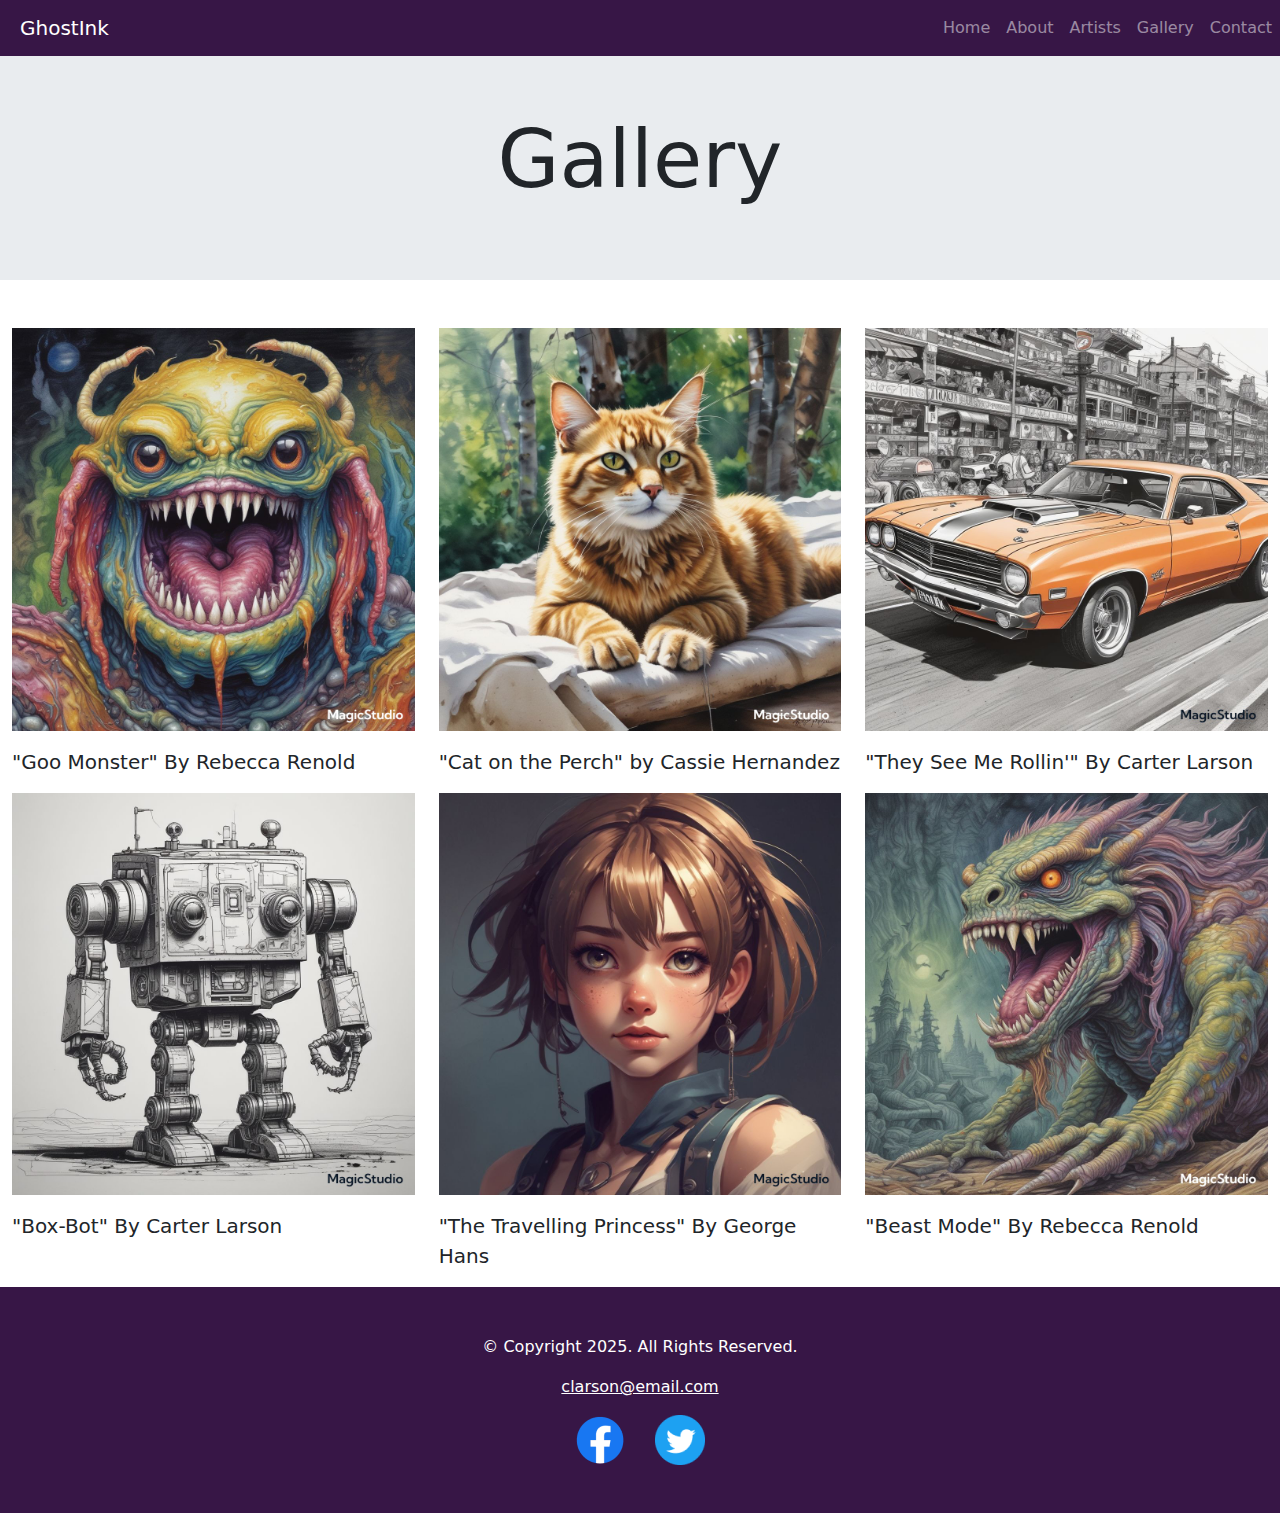
<file: gallery.html>
<!-- Author: Carter Larson
	 Date: 5/26/25
	 File Name: gallery.html
-->

<!doctype html>
<html lang="en">
  <head>
    <!-- Required meta tags -->
    <meta charset="utf-8">
    <meta name="viewport" content="width=device-width, initial-scale=1, shrink-to-fit=no">
	
	<!-- Favicon -->
    <link rel="shortcut icon" href="images/letter-C.png">
	<link rel="icon" type="image/png" sizes="32x32" href="images/letter-C-32.png">
    <link rel="apple-touch-icon" sizes="180x180" href="images/apple-touch-icon.png">
	<link rel="icon" sizes="192x192" href="images/android-chrome-192.png">

    <!-- Bootstrap CSS -->
    <link rel="stylesheet" href="https://cdn.jsdelivr.net/npm/bootstrap@4.4.1/dist/css/bootstrap.min.css" integrity="sha384-Vkoo8x4CGsO3+Hhxv8T/Q5PaXtkKtu6ug5TOeNV6gBiFeWPGFN9MuhOf23Q9Ifjh" crossorigin="anonymous">

    <title>GhostInk | Gallery</title>
	
	<!-- My Style Sheet -->
	<link rel="stylesheet" href="css/styles.css">
	
  </head>
  <body><!-- Bootstrap Navigation bar -->
   <nav class="navbar navbar-expand-sm navbar-dark bg-purple fixed-top">
    
        <a class="navbar-brand" href="index.html">GhostInk</a>
        
        <!-- Hamburger menu icon -->
        <button class="navbar-toggler" type="button" data-toggle="collapse" data-target="#navbarResponsive" aria-controls="navbarResponsive" aria-expanded="false" aria-label="Toggle navigation">
            <span class="navbar-toggler-icon"></span>
        </button>
        
        <!-- Nav Links -->
		<div class="collapse navbar-collapse" id="navbarResponsive">
            <ul class="navbar-nav ml-auto">
                <li class="nav-item">
                    <a class="nav-link" href="index.html">Home</a>
                </li>
                <li class="nav-item">
                    <a class="nav-link" href="about.html">About</a>
                </li>
                <li class="nav-item">
                    <a class="nav-link" href="artists.html">Artists</a>
                </li>
				<li class="nav-item">
                    <a class="nav-link" href="gallery.html">Gallery</a>
                </li>
                <li class="nav-item">
                    <a class="nav-link" href="contact.html">Contact</a>
                </li>
              </ul>
        </div>

    </nav>
    <!-- Header -->
    <header class="jumbotron jumbotron-fluid text-center mt-5">
      <div class="container">
        <h1 class="display-1">Gallery</h1>
      </div>
    </header>
	
	<main class="container-fluid mt-5">
	
		<div class="row">
		
			<div class="col-sm-4">
				<figure>
					<a href="contact.html"><img src="images/goo-monster.jpg" alt="A green, gooey monster" class="img-fluid"></a>
				</figure>
				<p class="lead">"Goo Monster" By Rebecca Renold</p>
			</div>
			<div class="col-sm-4">
				<figure>
					<a href="nutrition.html"><img src="images/cat.jpg" alt="A cat sitting in a blanket in the forest" class="img-fluid"></a>
				</figure>
				<p class="lead">"Cat on the Perch" by Cassie Hernandez</p>
			</div>
			<div class="col-sm-4">
				<figure>
					<a href="about.html"><img src="images/muscle-car.jpg" alt="A super cool car" class="img-fluid"></a>
				</figure>
				<p class="lead">"They See Me Rollin'" By Carter Larson</p>
				<p></p>
			</div>
			
	
		</div>
		
		<div class="row">
		
			<div class="col-sm-4">
				<figure>
					<img src="images/box-bot.jpg" alt="A boxy robot" class="img-fluid"></a>
				</figure>
				<p class="lead">"Box-Bot" By Carter Larson</p>
			</div>
			<div class="col-sm-4">
				<figure>
					<img src="images/face.jpg" alt="An intense looking traveller" class="img-fluid"></a>
				</figure>
				<p class="lead">"The Travelling Princess" By George Hans</p>
			</div>
			<div class="col-sm-4">
				<figure>
					<img src="images/monster.jpg" alt="A giant teal-green monster" class="img-fluid"></a>
				</figure>
				<p class="lead">"Beast Mode" By Rebecca Renold</p>
				<p></p>
			</div>
			
	
		</div>
	
	</main>
            
    <!-- Footer -->
    <footer class="jumbotron-fluid text-center bg-purple p-5">
       
        <div class="container text-white">
            <p>&copy; Copyright 2025. All Rights Reserved.</p>
            <p><a href="mailto:1234567890" class="text-white">clarson@email.com</a></p>
            <a href="https://www.facebook.com" target="_blank"><img src="images/facebook-logo.png" alt="Facebook logo" class="pr-4"></a> 
            <a href="https://twitter.com" target="_blank"><img src="images/twitter-logo.png" alt="Twitter logo"></a> 
        </div>
        
    </footer>  

    <!-- Optional JavaScript -->
    <!-- jQuery first, then Popper.js, then Bootstrap JS -->
    <script src="https://code.jquery.com/jquery-3.4.1.slim.min.js" integrity="sha384-J6qa4849blE2+poT4WnyKhv5vZF5SrPo0iEjwBvKU7imGFAV0wwj1yYfoRSJoZ+n" crossorigin="anonymous"></script>
    <script src="https://cdn.jsdelivr.net/npm/popper.js@1.16.0/dist/umd/popper.min.js" integrity="sha384-Q6E9RHvbIyZFJoft+2mJbHaEWldlvI9IOYy5n3zV9zzTtmI3UksdQRVvoxMfooAo" crossorigin="anonymous"></script>
    <script src="https://cdn.jsdelivr.net/npm/bootstrap@4.4.1/dist/js/bootstrap.min.js" integrity="sha384-wfSDF2E50Y2D1uUdj0O3uMBJnjuUD4Ih7YwaYd1iqfktj0Uod8GCExl3Og8ifwB6" crossorigin="anonymous"></script>
  </body>
</html>
</file>
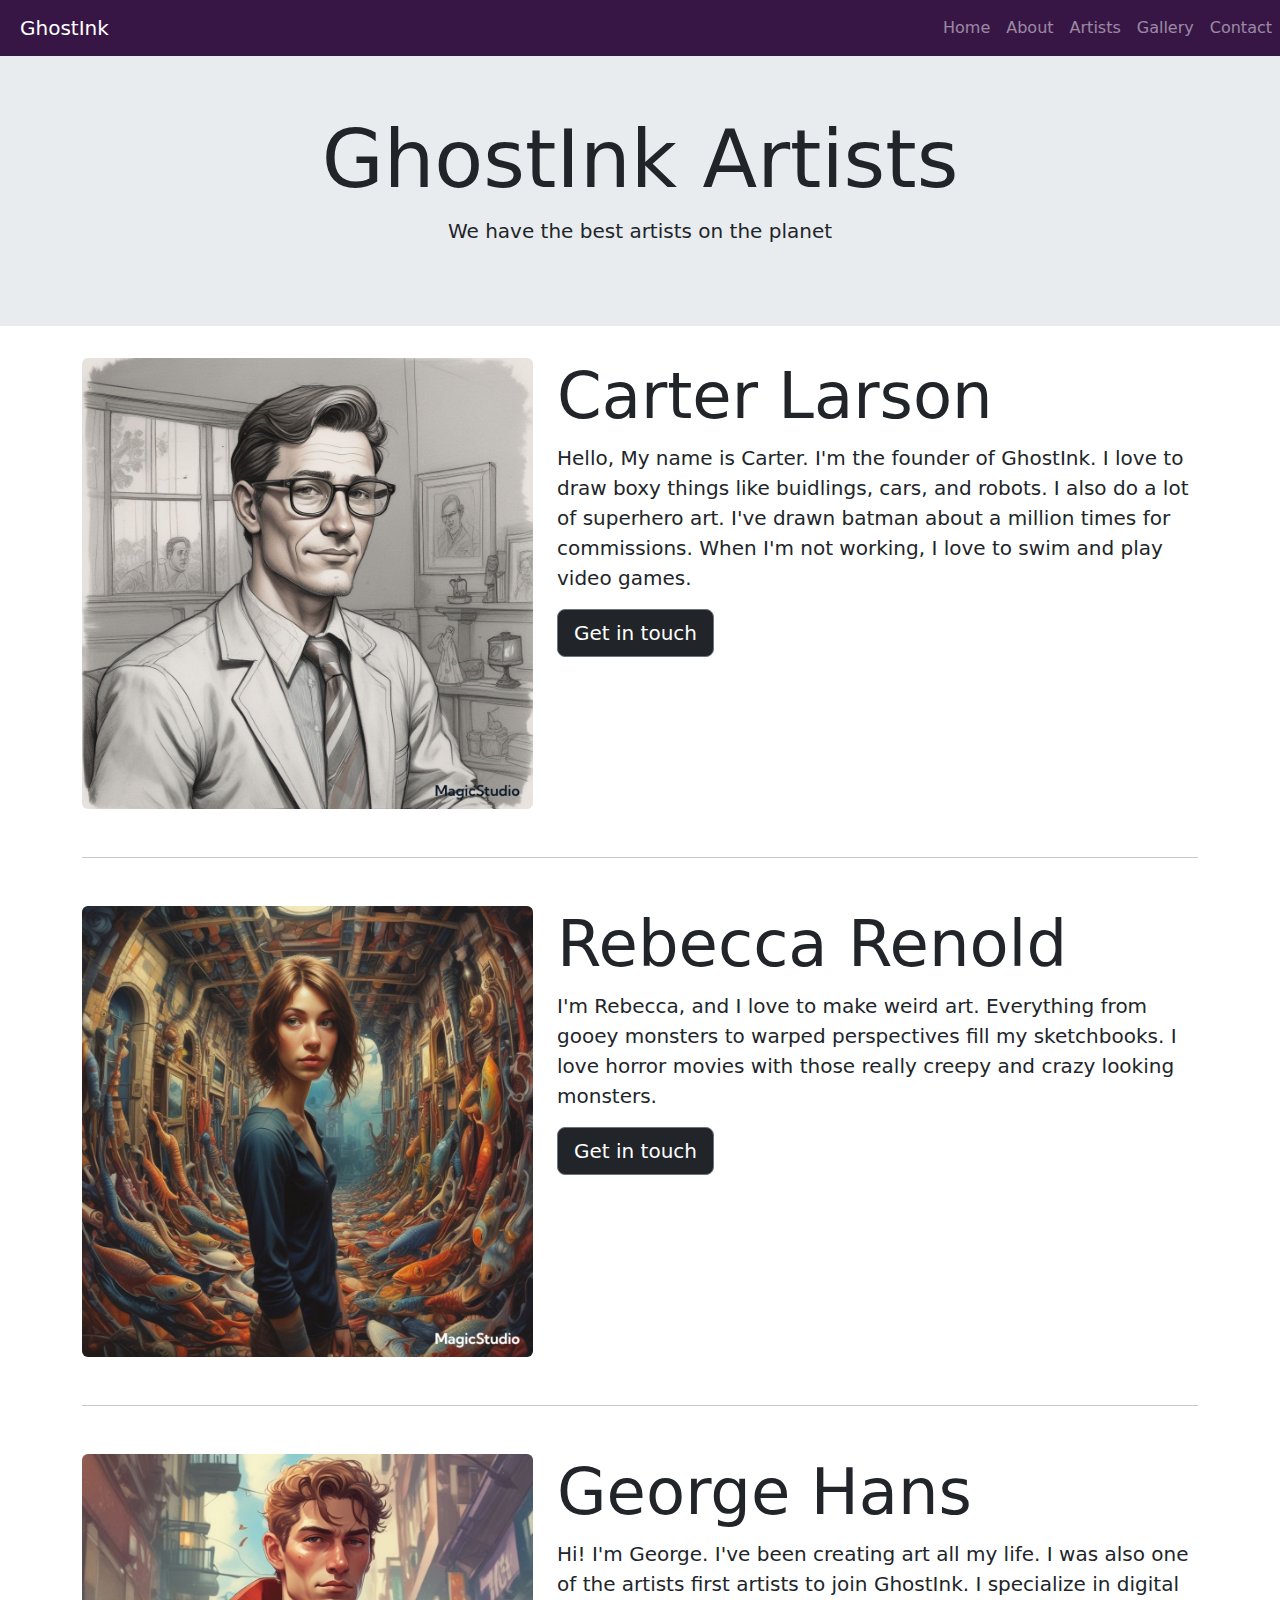
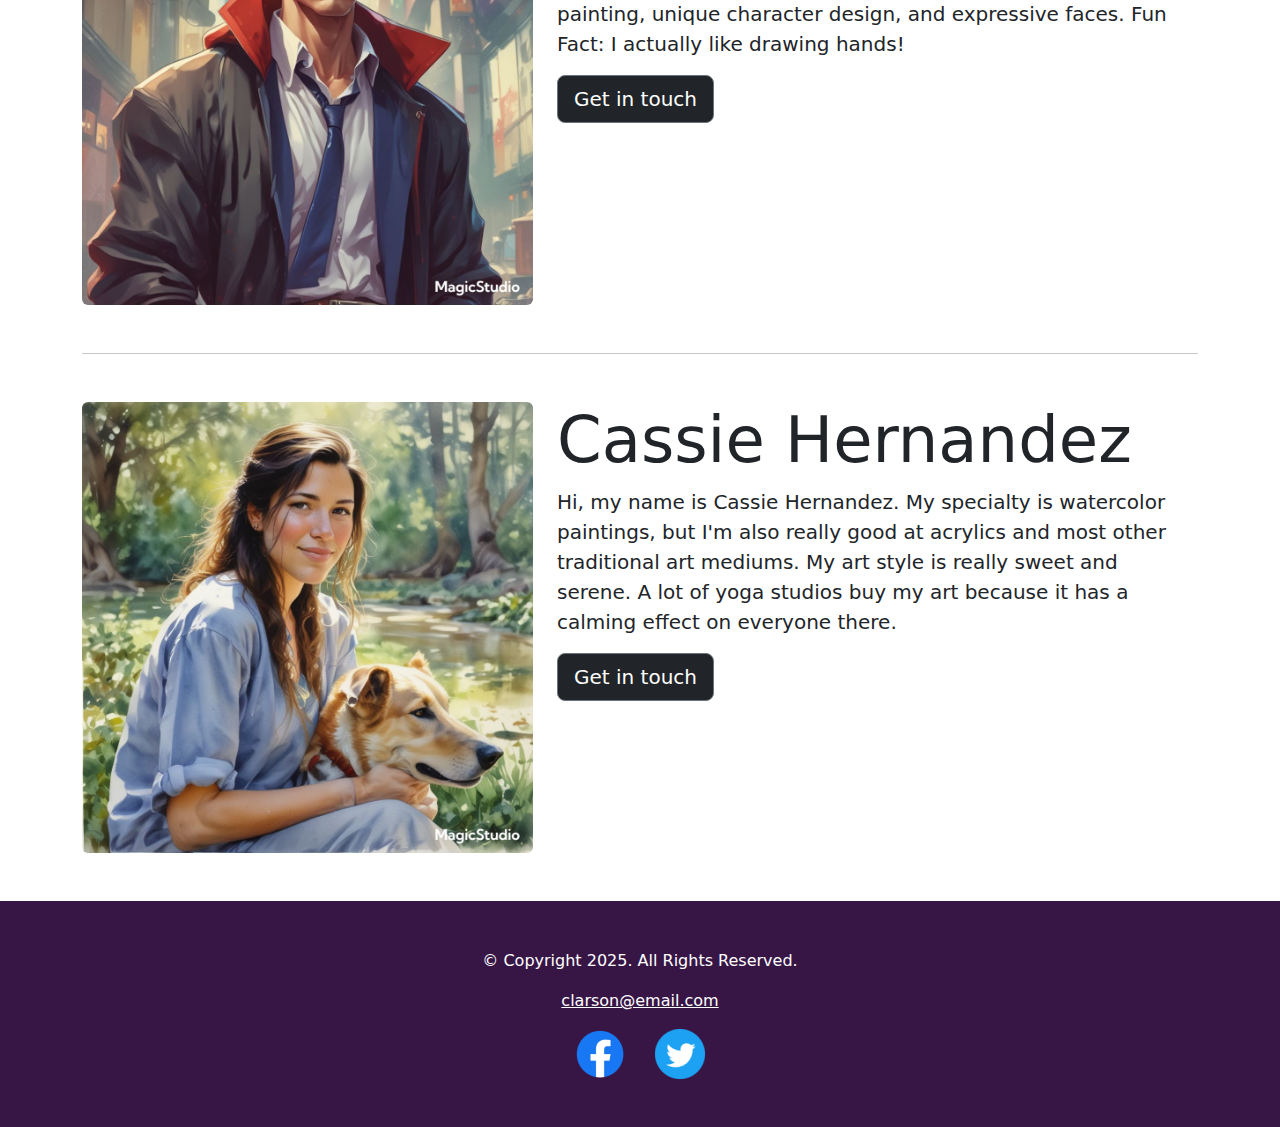
<file: docs/artists.html>
<!-- Author: Carter Larson
	 Date: 5/18/25
	 File Name: about.html
-->

<!doctype html>
<html lang="en">
  <head>
    <!-- Required meta tags -->
    <meta charset="utf-8">
    <meta name="viewport" content="width=device-width, initial-scale=1, shrink-to-fit=no">
	
	<!-- Favicon -->
    <link rel="shortcut icon" href="images/letter-C.png">
	<link rel="icon" type="image/png" sizes="32x32" href="images/letter-C-32.png">
    <link rel="apple-touch-icon" sizes="180x180" href="images/apple-touch-icon.png">
	<link rel="icon" sizes="192x192" href="images/android-chrome-192.png">

    <!-- Bootstrap CSS -->
    <link rel="stylesheet" href="https://cdn.jsdelivr.net/npm/bootstrap@4.4.1/dist/css/bootstrap.min.css" integrity="sha384-Vkoo8x4CGsO3+Hhxv8T/Q5PaXtkKtu6ug5TOeNV6gBiFeWPGFN9MuhOf23Q9Ifjh" crossorigin="anonymous">

    <title>GhostInk | Artists</title>
	
	<!-- My Style Sheet -->
	<link rel="stylesheet" href="css/styles.css">
	
  </head>
  <body><!-- Bootstrap Navigation bar -->
   <nav class="navbar navbar-expand-sm navbar-dark bg-purple fixed-top">
    
        <a class="navbar-brand" href="index.html">GhostInk</a>
        
        <!-- Hamburger menu icon -->
        <button class="navbar-toggler" type="button" data-toggle="collapse" data-target="#navbarResponsive" aria-controls="navbarResponsive" aria-expanded="false" aria-label="Toggle navigation">
            <span class="navbar-toggler-icon"></span>
        </button>
        
        <!-- Navbar links -->
        <div class="collapse navbar-collapse" id="navbarResponsive">
            <ul class="navbar-nav ml-auto">
                <li class="nav-item">
                    <a class="nav-link" href="index.html">Home</a>
                </li>
                <li class="nav-item">
                    <a class="nav-link" href="about.html">About</a>
                </li>
                <li class="nav-item">
                    <a class="nav-link" href="artists.html">Artists</a>
                </li>
				<li class="nav-item">
                    <a class="nav-link" href="gallery.html">Gallery</a>
                </li>
                <li class="nav-item">
                    <a class="nav-link" href="contact.html">Contact</a>
                </li>
              </ul>
        </div>

    </nav>
    <!-- Header -->
    <header class="jumbotron jumbotron-fluid text-center mt-5">
      <div class="container">
        <h1 class="display-1">GhostInk Artists</h1>
		<p class="lead">We have the best artists on the planet</p>
      </div>
    </header>
	
	<!-- Main Content Area -->
       <main class="container mb-5">
            <div class="row">
              <div class="col-md-5">
                <img src="images/carter-larson.jpg" alt="Cartoony self portrait of Carter Larson" class="img-fluid rounded">
              </div>
			  <div class="col-md-7">
                <h2 class="display-3">Carter Larson</h2>
                <p class="lead">Hello, My name is Carter. I'm the founder of GhostInk. I love to draw boxy things like buidlings, cars, and robots. I also do a lot of superhero art. I've drawn batman about a million times for commissions. When I'm not working, I love to swim and play video games.</p>
				<a href="contact.html" role="button" class="btn btn-outline-secondary btn-lg bg-dark text-white" onclick="autobox('carter')">Get in touch</a>
			  </div>
              
            </div>
			
			<hr class="my-5">

            <div class="row">
              <div class="col-md-5">
                <img src="images/rebecca-renold.jpg" alt="5-point perspective self portrait of Rebecca Renold" class="img-fluid rounded">
              </div>
				<div class="col-md-7 order-2">
                <h2 class="display-3">Rebecca Renold</h2>
				<p class="lead">I'm Rebecca, and I love to make weird art. Everything from gooey monsters to warped perspectives fill my sketchbooks. I love horror movies with those really creepy and crazy looking monsters.</p>
				<a href="contact.html" role="button" class="btn btn-outline-secondary btn-lg bg-dark text-white" onclick="autobox('rebecca')">Get in touch</a>
			 </div>
              
            </div>

            <hr class="my-5">
            
            <div class="row">
				<div class="col-md-5">
					<img src="images/george-hans.jpg" alt="Dramtic digitally drawn self portrait of George Hans" class="img-fluid rounded">
				</div>
				<div class="col-md-7 order-2">
					<h2 class="display-3">George Hans</h2>
					<p class="lead">Hi! I'm George. I've been creating art all my life. I was also one of the artists first artists to join GhostInk. I specialize in digital painting, unique character design, and expressive faces. Fun Fact: I actually like drawing hands!</p>
					<a href="contact.html" role="button" class="btn btn-outline-secondary btn-lg bg-dark text-white" onclick="autobox('george')">Get in touch</a>
				</div>
			  </div>
              
            </div>

            <hr class="my-5">
			
			<div class="row">
              <div class="col-md-5">
                <img src="images/cassie-hernandez.jpg" alt="watercolor self portrait of Cassie Hernandez" class="img-fluid rounded">
              </div>
			  <div class="col-md-7 order-2">
                <h2 class="display-3">Cassie Hernandez</h2>
				<p class="lead">Hi, my name is Cassie Hernandez. My specialty is watercolor paintings, but I'm also really good at acrylics and most other traditional art mediums. My art style is really sweet and serene. A lot of yoga studios buy my art because it has a calming effect on everyone there.</p>
				<a href="contact.html" role="button" class="btn btn-outline-secondary btn-lg bg-dark text-white" onclick="autobox('cass')">Get in touch</a>
		      </div>
              
            </div>
            
         </main>
            
    <!-- Footer -->
    <footer class="jumbotron-fluid text-center bg-purple p-5">
       
        <div class="container text-white">
            <p>&copy; Copyright 2025. All Rights Reserved.</p>
            <p><a href="mailto:1234567890" class="text-white">clarson@email.com</a></p>
            <a href="https://www.facebook.com" target="_blank"><img src="images/facebook-logo.png" alt="Facebook logo" class="pr-4"></a> 
            <a href="https://twitter.com" target="_blank"><img src="images/twitter-logo.png" alt="Twitter logo"></a> 
        </div>
        
    </footer>  

    <!-- Optional JavaScript -->
	<script src="js/greeting.js"></script>
    <!-- jQuery first, then Popper.js, then Bootstrap JS -->
    <script src="https://code.jquery.com/jquery-3.4.1.slim.min.js" integrity="sha384-J6qa4849blE2+poT4WnyKhv5vZF5SrPo0iEjwBvKU7imGFAV0wwj1yYfoRSJoZ+n" crossorigin="anonymous"></script>
    <script src="https://cdn.jsdelivr.net/npm/popper.js@1.16.0/dist/umd/popper.min.js" integrity="sha384-Q6E9RHvbIyZFJoft+2mJbHaEWldlvI9IOYy5n3zV9zzTtmI3UksdQRVvoxMfooAo" crossorigin="anonymous"></script>
    <script src="https://cdn.jsdelivr.net/npm/bootstrap@4.4.1/dist/js/bootstrap.min.js" integrity="sha384-wfSDF2E50Y2D1uUdj0O3uMBJnjuUD4Ih7YwaYd1iqfktj0Uod8GCExl3Og8ifwB6" crossorigin="anonymous"></script>
	<script src="js/scripts.js"></script>
  </body>
</html>
</file>
